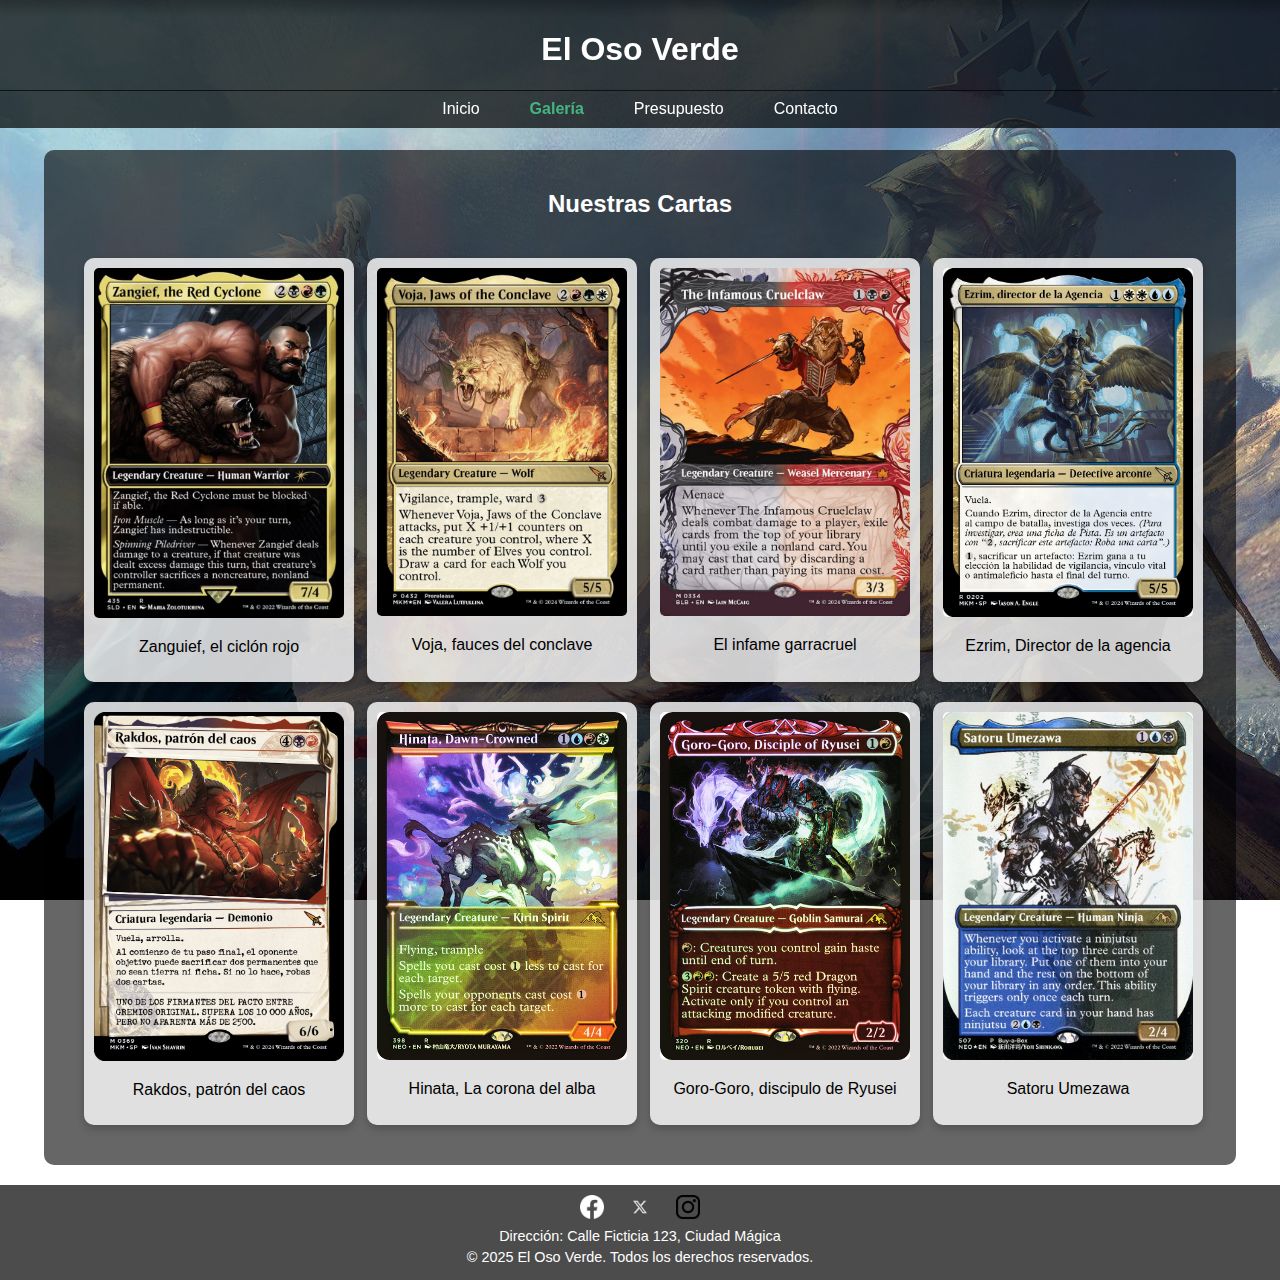
<file: views/galeria.html>
<!DOCTYPE html>
<html lang="es">
<head>
    <meta charset="UTF-8">
    <meta name="viewport" content="width=device-width, initial-scale=1.0">
    <title>Galería - El Oso Verde</title>
    <link rel="stylesheet" href="../css/styles.css">
    <script src="https://code.jquery.com/jquery-3.7.1.min.js"></script>
    <script src="../js/scriptgal.js" defer></script>
</head>
<body>
    <header>
        <h1>El Oso Verde</h1>
        <nav>
            <ul>
                <li><a href="../index.html">Inicio</a></li>
                <li><a href="galeria.html" class="nav-active">Galería</a></li>
                <li><a href="presupuesto.html">Presupuesto</a></li>
                <li><a href="contacto.html">Contacto</a></li>
            </ul>
        </nav>
    </header>
    <main class="main-container">
        <h2>Nuestras Cartas</h2>
	<section id="galeria">
    		<div id="contenedor-galeria"></div>
	</section>
    </main>
    <footer>
        <div class="footer-content">
            <div class="socials">
                <a href="https://www.facebook.com" target="_blank" aria-label="Facebook">
                    <img src="../images/facebook-icon.png" alt="Facebook" width="24" height="24">
                </a>
                <a href="https://www.twitter.com" target="_blank" aria-label="Twitter">
                    <img src="../images/twitter-icon.png" alt="Twitter" width="24" height="24">
                </a>
                <a href="https://www.instagram.com" target="_blank" aria-label="Instagram">
                    <img src="../images/instagram-icon.png" alt="Instagram" width="24" height="24">
                </a>
            </div>
        </div>
        <p>Dirección: Calle Ficticia 123, Ciudad Mágica</p>
        <p>&copy; 2025 El Oso Verde. Todos los derechos reservados.</p>
    </footer>
</body>
</html>
</file>
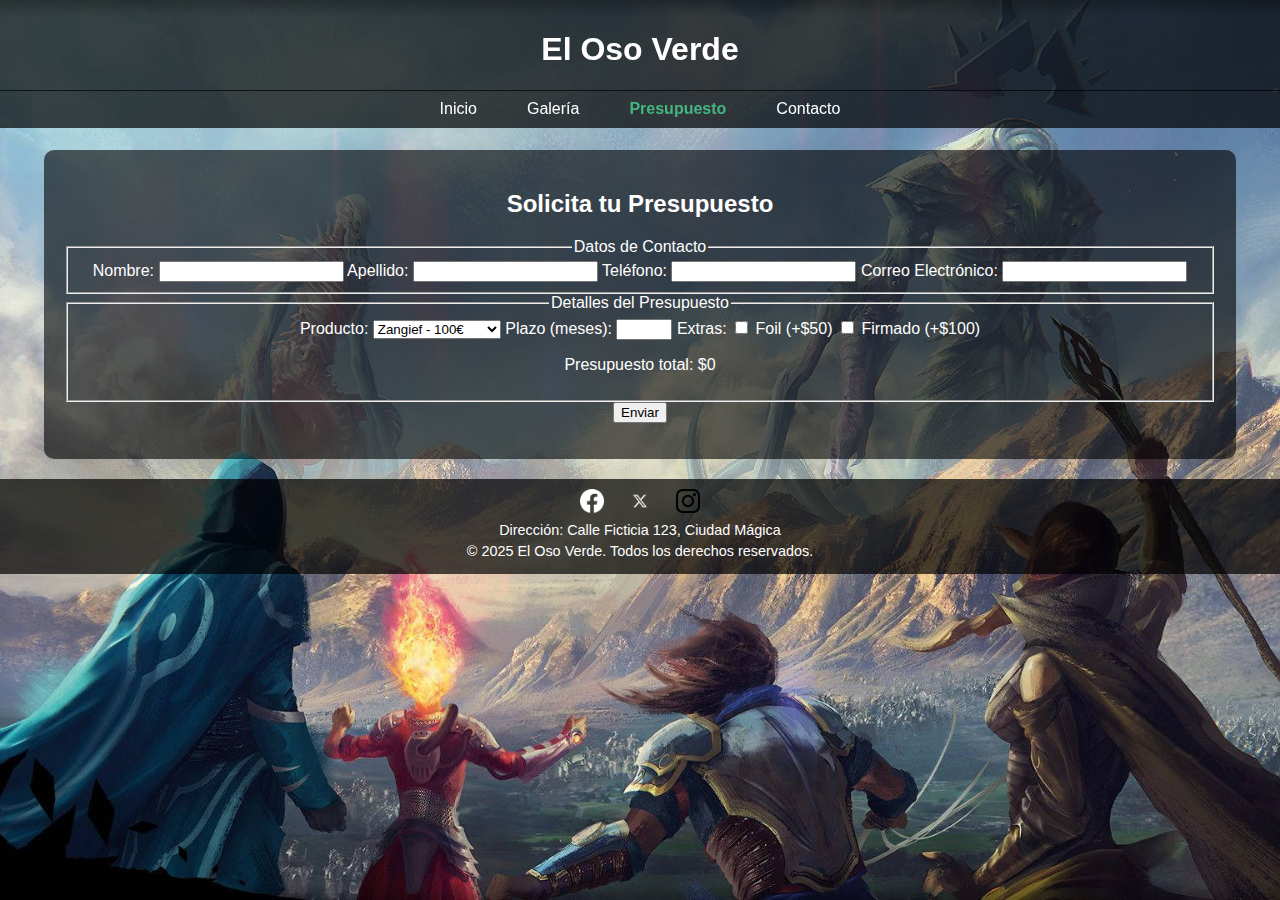
<file: views/presupuesto.html>
<!DOCTYPE html>
<html lang="es">
<head>
    <meta charset="UTF-8">
    <meta name="viewport" content="width=device-width, initial-scale=1.0">
    <title>Presupuesto - El Oso Verde</title>
    <link rel="stylesheet" href="../css/styles.css">
    <script src="../js/scriptval.js" defer></script>
</head>
<body>
    <header>
        <h1>El Oso Verde</h1>
        <nav>
            <ul>
                <li><a href="../index.html">Inicio</a></li>
                <li><a href="galeria.html">Galería</a></li>
                <li><a href="presupuesto.html" class="nav-active">Presupuesto</a></li>
                <li><a href="contacto.html">Contacto</a></li>
            </ul>
        </nav>
    </header>
    	<main>
	   <div class="main-container">
            <section id="presupuesto">
            	<h2>Solicita tu Presupuesto</h2>
                <form id="form-presupuesto">
    		<fieldset>
        		<legend>Datos de Contacto</legend>
        		<label for="nombre">Nombre:</label>
        		<input type="text" id="nombre" name="nombre" required>
			<label for="apellido">Apellido:</label>
        		<input type="text" id="apellido" name="apellido" required>
        		<label for="telefono">Teléfono:</label>
        		<input type="tel" id="telefono" name="telefono" pattern="\d{9}" required>
        		<label for="email">Correo Electrónico:</label>
        		<input type="email" id="email" name="email" required>
    		</fieldset>
    		<fieldset>
        		<legend>Detalles del Presupuesto</legend>
        		<label for="producto">Producto:</label>
       			<select id="producto" name="producto">
            			<option value="100">Zangief - 100€</option>
				<option value="200">Voja - 200€</option>
				<option value="300">Garracruel - 300€</option>
				<option value="400">Ezrim - 400€</option>
				<option value="500">Rakdos - 500€</option>
				<option value="600">Hinata - 600€</option>
				<option value="700">Goro-Goro - 700€</option>
				<option value="800">Satoru - 800€</option>
        		</select>
        		<label for="plazo">Plazo (meses):</label>
        		<input type="number" id="plazo" name="plazo" min="1" max="24" required>
        		<label>Extras:</label>
        		<input type="checkbox" id="extra1" name="extra1" value="50"> Foil (+$50)
        		<input type="checkbox" id="extra2" name="extra2" value="100"> Firmado (+$100)
        		<p>Presupuesto total: <span id="total">$0</span></p>
    		</fieldset>
    		<button type="submit">Enviar</button>
		</form>
		<p id="mensaje-error" style="color: red;"></p>
        </section>
	</div>
    </main>
    <footer>
        <div class="footer-content">
            <div class="socials">
                <a href="https://www.facebook.com" target="_blank" aria-label="Facebook">
                    <img src="../images/facebook-icon.png" alt="Facebook" width="24" height="24">
                </a>
                <a href="https://www.twitter.com" target="_blank" aria-label="Twitter">
                    <img src="../images/twitter-icon.png" alt="Twitter" width="24" height="24">
                </a>
                <a href="https://www.instagram.com" target="_blank" aria-label="Instagram">
                    <img src="../images/instagram-icon.png" alt="Instagram" width="24" height="24">
                </a>
            </div>
        </div>
        <p>Dirección: Calle Ficticia 123, Ciudad Mágica</p>
        <p>&copy; 2025 El Oso Verde. Todos los derechos reservados.</p>
    </footer>
</body>
</html>
</file>
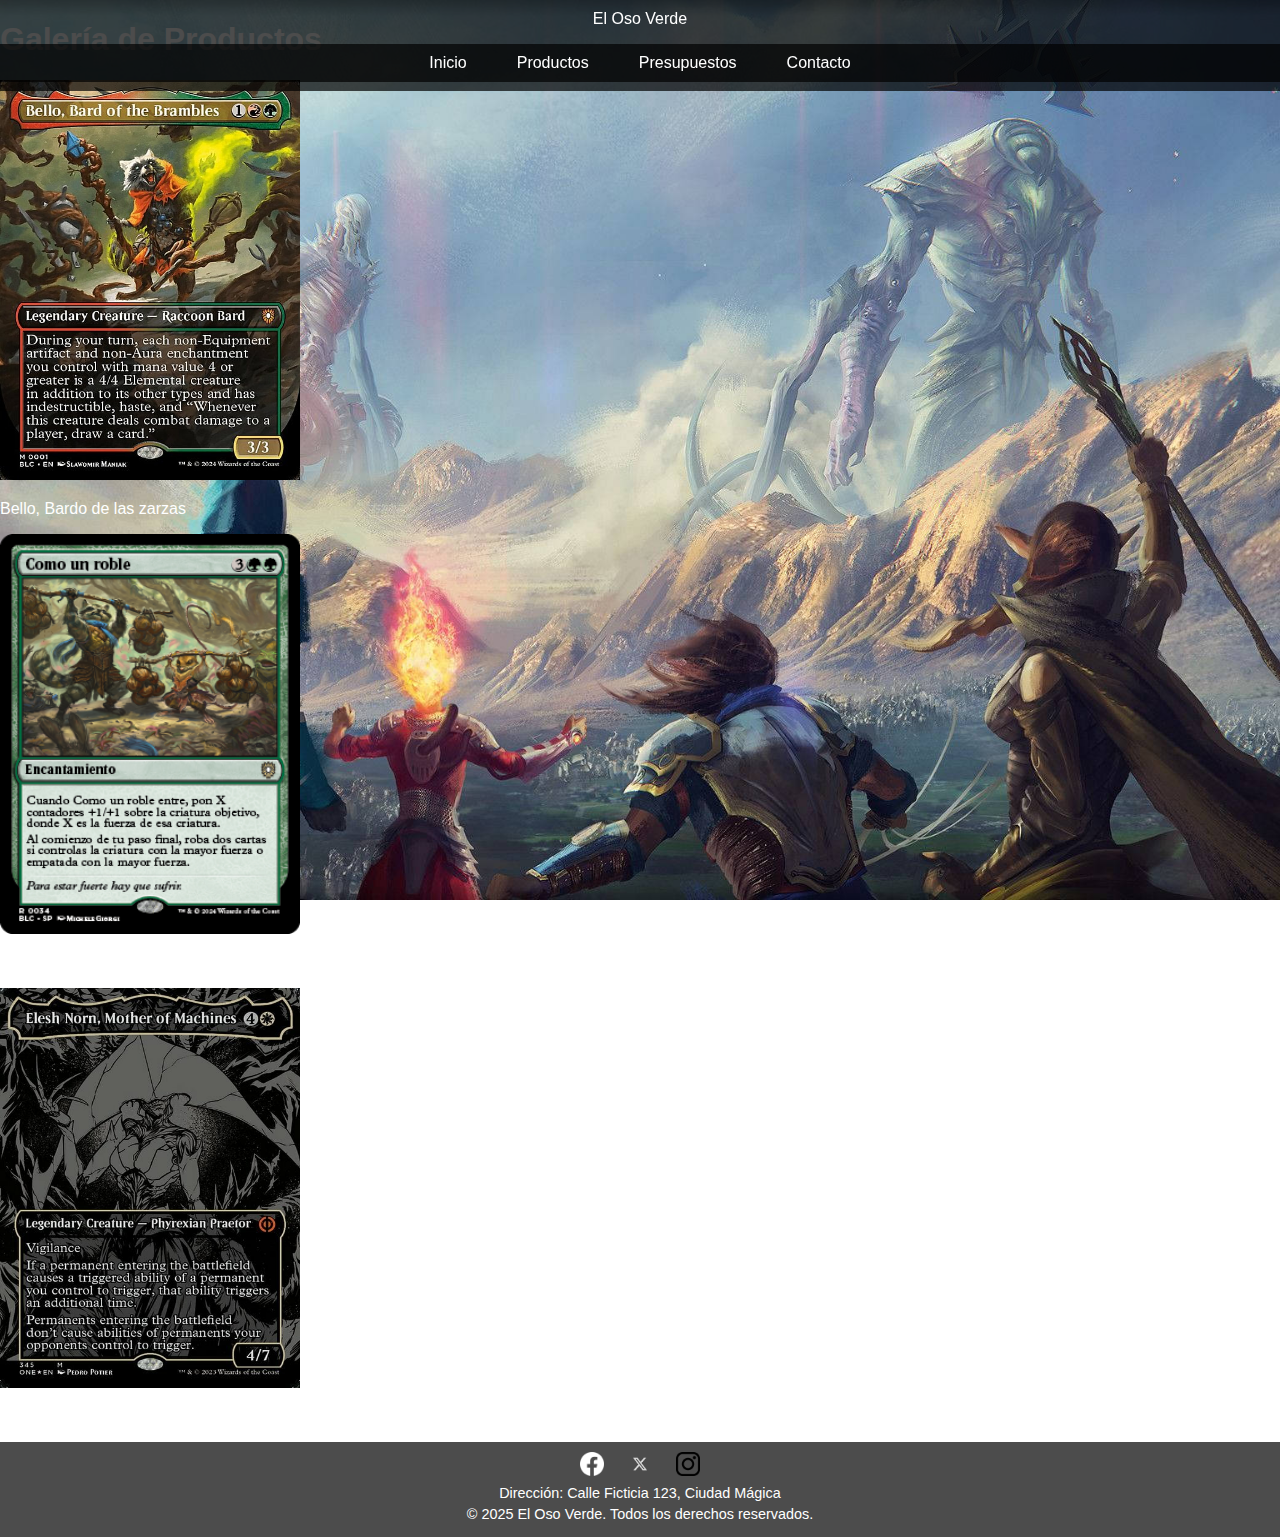
<file: views/productos.html>
<!DOCTYPE html>
<html lang="es">
<head>
    <meta charset="UTF-8">
    <meta name="viewport" content="width=device-width, initial-scale=1.0">
    <title>El Oso Verde - Productos</title>
    <link rel="stylesheet" href="../css/styles.css">
    <style>
        
        body {
            display: flex;
            flex-direction: column;
            min-height: 100vh;
	    margin: 0;
		}
            main {
            flex: 1;
        	}
    </style>
</head>
<body>
	<!-- Menú de navegación -->
    <header>
        <div class="logo">El Oso Verde</div>
        <nav>
            <ul>
                <li><a href="../index.html">Inicio</a></li>
                <li><a href="productos.html" class="active">Productos</a></li>
                <li><a href="presupuesto.html">Presupuestos</a></li>
                <li><a href="contacto.html">Contacto</a></li>
            </ul>
        </nav>
    </header>
    <main>
	<!-- Sección de galería: muestra una cuadrícula con cartas. -->
          <section class="gallery">
            <h1>Galería de Productos</h1>
            <div class="grid">
                <div class="card">
                    <img src="../img/carta1.jpg" alt="Carta 1" width="300" height="400">
                    <p>Bello, Bardo de las zarzas</p>
                </div>
                <div class="card">
                    <img src="../img/carta2.jpg" alt="Carta 2" width="300" height="400">
                    <p>Como un roble</p>
                </div>
                <div class="card">
                    <img src="../img/carta3.jpg" alt="Carta 3" width="300" height="400">
                    <p>Elesh Norn, Madre de las máquinas</p>
                </div>
                <!-- Más cartas aquí -->
            </div>
        </section>
    </main>
	<!-- Pie de página: contiene enlaces de redes sociales, detalles de contacto e información de derechos de autor. -->
     <footer>
        <div class="footer-content">
            <div class="socials">
                <a href="https://www.facebook.com" target="_blank" aria-label="Facebook">
                    <img src="../img/facebook-icon.png" alt="Facebook" width="24" height="24">
                </a>
                <a href="https://www.twitter.com" target="_blank" aria-label="Twitter">
                    <img src="../img/twitter-icon.png" alt="Twitter" width="24" height="24">
                </a>
                <a href="https://www.instagram.com" target="_blank" aria-label="Instagram">
                    <img src="../img/instagram-icon.png" alt="Instagram" width="24" height="24">
                </a>
            </div>
        </div>
        <p>Dirección: Calle Ficticia 123, Ciudad Mágica</p>
        <p>&copy; 2025 El Oso Verde. Todos los derechos reservados.</p>
    </footer>
</body>
</html>
</file>
<file: css/styles.css>
.noticia {
    background: rgba(100, 100, 100, 0.9);
    padding: 10px;
    margin: 10px 0;
    border-radius: 5px;
    box-shadow: 0 2px 4px rgba(0, 0, 0, 0.2);
    text-align: center;
}

.noticia-img {
    width: 100%;
    max-width: 400px;
    border-radius: 5px;
}
body {
    font-family: Arial, sans-serif;
    margin: 0;
    padding: 0;
    background: url('../images/fondo.jpg') no-repeat center center fixed;
    background-size: cover;
    color: white;
}

header {
    position: fixed;
    top: 0; 
    left: 0; 
    width: 100%; 
    height: 71px; 
    background: rgba(0, 0, 0, 0.7);
    color: #fff;
    padding: 10px 0;
    text-align: center; 
}

nav ul {
    background: rgba(0, 0, 0, 0.7);
    list-style: none;
    padding: 10px 0;
    display: flex;
    justify-content: center;
    gap: 20px;
}

nav ul li {
    display: inline;
}

nav ul li a {
    color: white;
    text-decoration: none;
    padding: 10px 15px;
}
.nav-active {
    font-weight: bold;
    text-decoration: none;
    color: #43b581;
}
/* Contenedor con fondo semi-transparente */
.main-container {
    background: rgba(0, 0, 0, 0.6);
    margin: 20px auto;
    padding: 20px;
    max-width: 90%;
    border-radius: 10px;
    text-align: center;
    margin-top: 150px;
}

/* Galería con cuadrícula de 4 columnas */
#contenedor-galeria {
    display: grid;
    grid-template-columns: repeat(4, minmax(200px, 1fr)); /* 4 columnas flexibles */
    gap: 20px;
    max-width: 1200px;
    margin: 0 auto;
    padding: 20px;
}

/* Cada carta ocupa su espacio sin expandirse */
.carta {
    background: rgba(255, 255, 255, 0.8);
    border-radius: 10px;
    box-shadow: 0 4px 8px rgba(0, 0, 0, 0.2);
    padding: 10px;
    text-align: center;
    transition: transform 0.3s ease-in-out;
    color: black;
    width: 100%;
    max-width: 250px; /* Tamaño fijo para que no crezca demasiado */
}

.carta:hover {
    transform: scale(1.05);
}

.carta img {
    width: 100%;
    border-radius: 5px;
}

/* Ajustes responsivos */
@media (max-width: 1024px) {
    #contenedor-galeria {
        grid-template-columns: repeat(2, 1fr); /* 2 columnas en tablets */
    }
}

@media (max-width: 600px) {
    #contenedor-galeria {
        grid-template-columns: repeat(1, 1fr); /* 1 columna en móviles */
    }
}

footer {
    text-align: center;
    padding: 10px;
    background: rgba(0, 0, 0, 0.7);
    color: white;
    width: 98,5%;
    bottom: 0;
    position: relative;
    margin-top: auto;
}

footer .socials a {
    color: #43b581;
    text-decoration: none;
    margin: 0 10px;
    transition: color 0.3s, transform 0.3s;
}

footer .socials a:hover {
    color: #eaeaea;
    transform: scale(1.1);
}

footer p {
    margin: 5px 0;
    font-size: 0.9em;
}

#mapa {
            width: 100%;
            height: 400px;
            border-radius: 8px;
            margin-top: 20px;
}
</file>
